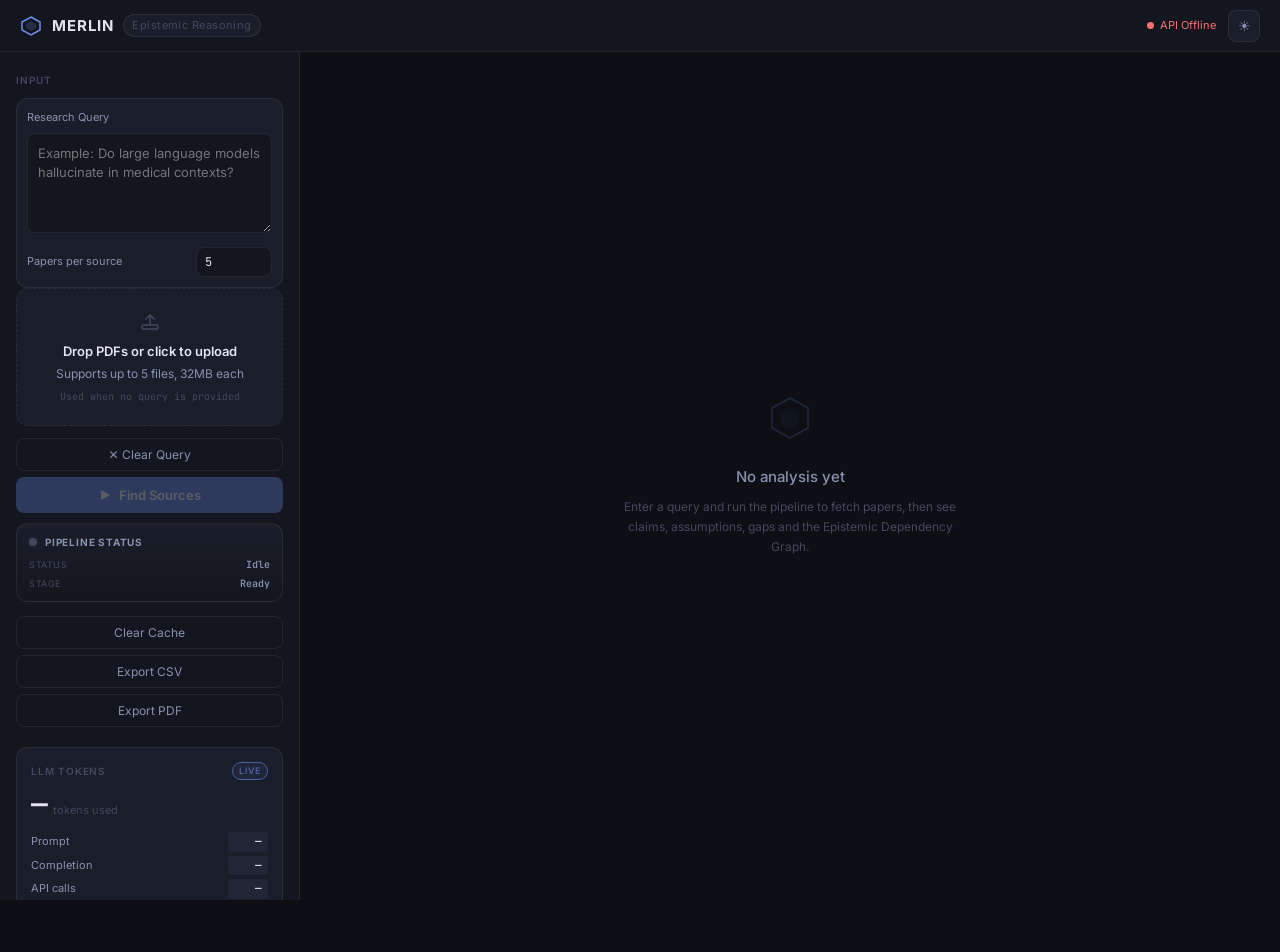
<file: frontend/index.html>
<!DOCTYPE html>
<html lang="en" data-theme="dark">
<head>
<meta charset="UTF-8"/>
<meta name="viewport" content="width=device-width, initial-scale=1.0"/>
<title>MERLIN — Epistemic Reasoning</title>
<link rel="preconnect" href="https://fonts.googleapis.com"/>
<link href="https://fonts.googleapis.com/css2?family=Inter:wght@300;400;500;600;700&family=JetBrains+Mono:wght@400;500;600&display=swap" rel="stylesheet"/>
<link rel="stylesheet" href="css/style.css"/>
</head>
<body>

<header class="topbar">

  <div class="topbar-inner">
    <div class="brand">
      <svg width="22" height="22" viewBox="0 0 22 22" fill="none"><polygon points="11,2 20,7 20,15 11,20 2,15 2,7" stroke="var(--accent)" stroke-width="1.5" fill="none"/><polygon points="11,6 16,9 16,13 11,16 6,13 6,9" fill="var(--accent)" opacity="0.2"/></svg>
      <span class="brand-name">MERLIN</span>
      <span class="brand-tag">Epistemic Reasoning</span>
    </div>
    <div class="topbar-right">
      <span id="api-status" class="status-dot loading">
        <span class="dot"></span><span class="status-label">Connecting</span>
      </span>
      <button class="icon-btn" id="theme-toggle" title="Toggle theme">
        <span class="theme-icon-dark">☽</span>
        <span class="theme-icon-light">☀</span>
      </button>
    </div>
  </div>
</header>

<div class="app-shell">

  <!-- ── LEFT SIDEBAR ── -->
  <aside class="sidebar">

    <div class="sidebar-section">
      <div class="section-label">Input</div>
      <div class="query-zone">
        <label class="query-label" for="query-input">Research Query</label>
        <textarea id="query-input" class="query-input" rows="4" placeholder="Example: Do large language models hallucinate in medical contexts?"></textarea>
        <div class="query-options">
          <label class="query-topk-label" for="top-k-input">Papers per source</label>
          <input id="top-k-input" class="query-topk-input" type="number" min="1" max="20" value="5"/>
        </div>
      </div>

      <div class="drop-zone" id="drop-zone" tabindex="0" role="button" aria-label="Upload PDF files">
        <svg class="drop-svg" width="24" height="24" viewBox="0 0 24 24" fill="none">
          <path d="M12 16V6M12 6L8 10M12 6L16 10" stroke="currentColor" stroke-width="1.5" stroke-linecap="round" stroke-linejoin="round"/>
          <rect x="4" y="16" width="16" height="4" rx="1.5" stroke="currentColor" stroke-width="1.5"/>
        </svg>
        <div class="drop-title">Drop PDFs or click to upload</div>
        <div class="drop-sub">Supports up to 5 files, 32MB each</div>
        <div class="drop-limit">Used when no query is provided</div>
        <input id="file-input" type="file" accept="application/pdf" multiple class="hidden"/>
      </div>

      <div id="file-list" class="file-list hidden"></div>
      <div id="upload-warnings" class="warning-box hidden"></div>
    </div>

    <div class="sidebar-actions">
      <button class="btn-ghost" id="btn-clear-files">✕ Clear Query</button>
      <button class="btn-run" id="btn-fetch" disabled>
        <svg width="14" height="14" viewBox="0 0 14 14" fill="none"><polygon points="3,2 12,7 3,12" fill="currentColor"/></svg>
        Find Sources
      </button>
      <button class="btn-run" id="btn-analyse" style="display:none;">
        <svg width="14" height="14" viewBox="0 0 14 14" fill="none"><polygon points="3,2 12,7 3,12" fill="currentColor"/></svg>
        Run Analysis
      </button>
      <div class="pipeline-status-card" id="pipeline-status-card" aria-live="polite">
        <div class="pipeline-status-head">
          <span class="pipeline-status-dot"></span>
          <span class="pipeline-status-title">Pipeline Status</span>
        </div>
        <div class="pipeline-status-row">
          <span class="pipeline-status-label">Status</span>
          <span class="pipeline-status-value" id="pipeline-status-value">Idle</span>
        </div>
        <div class="pipeline-status-row">
          <span class="pipeline-status-label">Stage</span>
          <span class="pipeline-status-value" id="pipeline-stage-value">Ready</span>
        </div>
      </div>
      <button class="btn-ghost" id="btn-clear-cache">Clear Cache</button>
      <button class="btn-ghost" id="btn-export-csv">Export CSV</button>
      <button class="btn-ghost" id="btn-export-pdf">Export PDF</button>
    </div>

    <!-- Token Dashboard -->
    <div class="token-dashboard" id="token-dashboard">
      <div class="token-header">
        <span class="token-title">LLM Tokens</span>
        <span class="token-live" id="tok-live-badge">live</span>
      </div>

      <div class="token-primary">
        <span class="token-big" id="tok-total">—</span>
        <span class="token-big-label">tokens used</span>
      </div>

      <div class="token-breakdown">
        <div class="tok-row">
          <span class="tok-label">Prompt</span>
          <span class="tok-val" id="tok-prompt">—</span>
        </div>
        <div class="tok-row">
          <span class="tok-label">Completion</span>
          <span class="tok-val" id="tok-completion">—</span>
        </div>
        <div class="tok-row">
          <span class="tok-label">API calls</span>
          <span class="tok-val" id="tok-calls">—</span>
        </div>
        <div class="tok-row">
          <span class="tok-label">Cache hits</span>
          <span class="tok-val accent" id="tok-cache">—</span>
        </div>
        <div class="tok-row">
          <span class="tok-label">ACE rejected</span>
          <span class="tok-val" id="tok-ace">—</span>
        </div>
      </div>

      <div class="token-bar-wrap">
        <div class="token-bar-track">
          <div class="token-bar-saved" id="token-bar-saved"></div>
          <div class="token-bar-used"  id="token-bar-used"></div>
        </div>
        <div class="token-bar-legend">
          <span><span class="dot accent"></span>Saved (structure)</span>
          <span><span class="dot red"></span>Used (Mistral)</span>
        </div>
      </div>

      <p class="token-note">Phase 1 extracts via RAG chunks. Phase 2 reasons on IDs only — no raw text sent after extraction.</p>
    </div>

    <!-- Model Info -->
    <div class="model-info" id="model-info">
      <span class="model-label">Model:</span>
      <span class="model-value" id="model-value">Loading…</span>
    </div>

  </aside>

  <!-- ── MAIN ── -->
  <main class="main-area">

    <!-- Loader -->
    <div id="loader" class="loader hidden">
      <div class="loader-inner">
        <div class="loader-ring"></div>
        <div class="pipeline-steps" id="pipeline-steps" style="margin-bottom:8px;">
          <div class="ps" id="step-1"><span class="ps-num">01</span><span class="ps-name">Claim Extraction</span><span class="ps-phase">Phase 1 · RAG</span></div>
          <div class="ps" id="step-2"><span class="ps-num">02</span><span class="ps-name">Evidence Attribution</span><span class="ps-phase">Phase 1 · RAG</span></div>
          <div class="ps" id="step-3"><span class="ps-num">03</span><span class="ps-name">Normalisation</span><span class="ps-phase">Rule-based · 0 tokens</span></div>
          <div class="ps" id="step-6"><span class="ps-num">04</span><span class="ps-name">Assumption Extraction</span><span class="ps-phase">Phase 1 · RAG</span></div>
          <div class="ps" id="step-6v"><span class="ps-num">05</span><span class="ps-name">Assumption Verification</span><span class="ps-phase">NLI · 0 tokens</span></div>
          <div class="ps-divider">Text discarded — struct built</div>
          <div class="ps" id="step-4"><span class="ps-num">06</span><span class="ps-name">Agreement Reasoning</span><span class="ps-phase">Phase 2 · ID prompts</span></div>
          <div class="ps" id="step-5"><span class="ps-num">07</span><span class="ps-name">Gap Detection</span><span class="ps-phase">Graph degree + label</span></div>
        </div>
        <div id="live-logs" style="font-family:'JetBrains Mono',monospace; font-size:11px; color:var(--text-3); background:var(--bg-2); padding:4px 8px; border-radius:4px; max-width:800px; white-space:nowrap; overflow:hidden; text-overflow:ellipsis;">Starting engine...</div>
      </div>
    </div>

    <!-- Empty state -->
    <div id="empty-state" class="empty-state">
      <div class="empty-icon" id="empty-icon">
        <svg width="48" height="48" viewBox="0 0 48 48" fill="none"><polygon points="24,4 42,14 42,34 24,44 6,34 6,14" stroke="var(--accent)" stroke-width="1.5" fill="none" opacity="0.4"/><polygon points="24,14 33,19 33,29 24,34 15,29 15,19" stroke="var(--accent)" stroke-width="1" fill="var(--accent)" opacity="0.08"/></svg>
      </div>
      <p class="empty-title" id="empty-title">No analysis yet</p>
      <p class="empty-sub" id="empty-sub">Enter a query and run the pipeline to fetch papers, then see claims, assumptions, gaps and the Epistemic Dependency Graph.</p>
    </div>

    <!-- Results -->
    <div id="results-container" class="results hidden">

      <!-- Stat bar -->
      <div class="stat-bar">
        <div class="stat"><span class="stat-val" id="stat-claims">0</span><span class="stat-key">Claims</span></div>
        <div class="stat-sep"></div>
        <div class="stat amber"><span class="stat-val" id="stat-gaps">0</span><span class="stat-key">Gaps</span></div>
        <div class="stat-sep"></div>
        <div class="stat green"><span class="stat-val" id="stat-time">—</span><span class="stat-key">Time</span></div>
        <div class="stat-sep"></div>
        <div class="stat purple"><span class="stat-val" id="stat-guards">0</span><span class="stat-key">HAL Guards</span></div>
        <div class="stat-sep"></div>
        <div class="stat gold"><span class="stat-val" id="stat-loss">—</span><span class="stat-key">Epist. Loss</span></div>
      </div>

      <!-- HAL report -->
      <div id="hal-report" class="hal-report hidden">
        <div class="hal-title">
          <svg width="13" height="13" viewBox="0 0 13 13"><path d="M6.5 1L12 11H1L6.5 1Z" stroke="var(--red)" stroke-width="1.3" fill="none"/><line x1="6.5" y1="5" x2="6.5" y2="8" stroke="var(--red)" stroke-width="1.2"/><circle cx="6.5" cy="10" r="0.6" fill="var(--red)"/></svg>
          Hallucination Guard Report
        </div>
        <div class="hal-grid" id="hal-grid"></div>
      </div>

      <!-- Tabs -->
      <div class="tab-nav">
        <button class="tab-btn active" data-tab="sources">Sources</button>
        <button class="tab-btn" data-tab="claims">Claims</button>
        <button class="tab-btn" data-tab="agreements">Agreements</button>
        <button class="tab-btn" data-tab="gaps">Research Gaps</button>
        <button class="tab-btn" data-tab="graph">EDG</button>
        <button class="tab-btn" data-tab="diagnostics">Diagnostics</button>
      </div>

      <div class="tab-panel" id="tab-sources">
        <div class="sf-bar" id="sf-bar">
          <button class="sf-btn active" data-src="all">All Sources</button>
          <button class="sf-btn" data-src="upload">Uploaded</button>
          <button class="sf-btn" data-src="arxiv">arXiv</button>
          <button class="sf-btn" data-src="pubmed">PubMed</button>
          <button class="sf-btn" data-src="semantic_scholar">Semantic Scholar</button>
          <button class="sf-btn" data-src="europepmc">EuropePMC</button>
        </div>
        <div id="sources-list" class="sources-grid"></div>
      </div>
      <div class="tab-panel hidden" id="tab-claims"><div id="claims-list"></div></div>
      <div class="tab-panel hidden" id="tab-agreements"><div id="agreements-list"></div></div>
      <div class="tab-panel hidden" id="tab-gaps">
        <div class="gap-formula-panel">
          <div class="gfp-title">Gap Detection Formula</div>
          <div class="gfp-eq">
            Gap(C) = &alpha;&thinsp;(1 &minus; centrality) + &beta;&thinsp;&middot;&thinsp;uncertainty + &gamma;&thinsp;&middot;&thinsp;(1 &minus; evidence)
          </div>
          <div class="gfp-params">
            <span class="gfp-param"><span class="gfp-alpha">&alpha; = 0.20</span> low centrality weight</span>
            <span class="gfp-param"><span class="gfp-beta">&beta; = 0.30</span> uncertainty weight</span>
            <span class="gfp-param"><span class="gfp-gamma">&gamma; = 0.20</span> weak evidence weight</span>
            <span class="gfp-param"><span class="gfp-delta">degree<sup>&minus;1</sup> &times; 0.30</span> low connectivity weight</span>
          </div>
          <div class="gfp-note">Gaps are claims where G(C) is highest — not LLM opinion. Graph decides; LLM labels.</div>
        </div>
        <div id="gaps-list"></div>
      </div>
      <div class="tab-panel hidden" id="tab-graph">
        <!-- Formal definition panel -->
        <div class="edg-formal">
          <div class="edg-formal-left">
            <span class="edg-formal-label">Epistemic Dependency Graph</span>
            <span class="edg-formal-eq">G = (V<sub>C</sub> &cup; V<sub>A</sub>, E)</span>
          </div>
          <div class="edg-formal-defs">
            <span class="edg-formal-def"><span class="efd-key">V<sub>C</sub></span> Claims &nbsp;&mdash;&nbsp; C = (S, P, O, M, D, &Theta;)</span>
            <span class="edg-formal-def"><span class="efd-key">V<sub>A</sub></span> Assumptions &nbsp;&mdash;&nbsp; A = (type, constraint, explicit)</span>
            <span class="edg-formal-def"><span class="efd-key">E</span> Evidence &middot; Dependency &middot; Agreement &middot; Conditional</span>
          </div>
          <div class="edg-formal-stats" id="edg-formal-stats">
            <span class="edg-stat-pill" id="fstat-claims">— claims</span>
            <span class="edg-stat-pill" id="fstat-assumptions">— assumptions</span>
            <span class="edg-stat-pill" id="fstat-edges">— edges</span>
            <span class="edg-stat-pill" id="fstat-communities">— communities</span>
          </div>
        </div>

        <!-- Instructions & Canvas -->
        <div class="edg-wrap" style="position: relative;">
          <div class="edg-instructions">
            <strong>How to read this graph:</strong> Outer circles represent extracted <strong>Claims</strong>, inner circles map to their <strong>Assumptions</strong>. The 6-character codes inside nodes correspond to their unique IDs. <em>Hover over any node</em> to view its full text and metrics. The edges represent how these statements interact across different papers.
          </div>
          <canvas id="edg-canvas" width="760" height="420" style="cursor: crosshair;"></canvas>
          
          <!-- Tooltip container -->
          <div id="edg-tooltip" class="edg-tooltip hidden"></div>
          
          <div class="edg-legend">
            <span class="leg"><span class="leg-dot agree"></span>Agree</span>
            <span class="leg"><span class="leg-dot conditional"></span>Conditional</span>
            <span class="leg"><span class="leg-dot gap"></span>Gap region</span>
            <span class="leg"><span class="leg-dot assump"></span>Assumption</span>
            <span class="leg"><span class="leg-dot" style="background:var(--gold);opacity:0.8;border:1px dashed var(--gold)"></span>Reasoning path</span>
          </div>
        </div>

        <!-- Analytics panels (A + B + C) -->
        <div class="edg-analytics" id="edg-analytics">

          <!-- A: Communities -->
          <div class="edg-panel-card" id="edg-communities">
            <div class="edg-panel-title">
              <span class="edg-panel-icon">⬡</span>
              Claim Communities
              <span class="edg-panel-badge" id="comm-count">—</span>
            </div>
            <div class="edg-panel-body" id="comm-list">
              <span class="edg-empty">Run analysis to see communities</span>
            </div>
          </div>

          <!-- B: Influence propagation -->
          <div class="edg-panel-card" id="edg-influence">
            <div class="edg-panel-title">
              <span class="edg-panel-icon">⟳</span>
              Influence Propagation
              <span class="edg-panel-sub">3-iteration weighted spread</span>
            </div>
            <div class="edg-panel-body" id="influence-list">
              <span class="edg-empty">Run analysis to see propagation</span>
            </div>
          </div>

          <!-- C: Reasoning paths -->
          <div class="edg-panel-card" id="edg-paths">
            <div class="edg-panel-title">
              <span class="edg-panel-icon">→</span>
              Reasoning Paths
              <span class="edg-panel-sub">multi-hop claim + gap chains</span>
            </div>
            <div class="edg-panel-body" id="paths-list">
              <span class="edg-empty">Run analysis to see paths</span>
            </div>
          </div>

        </div>
      </div>

      <div class="tab-panel hidden" id="tab-diagnostics">
        <div class="diag-grid">
          <div class="diag-card">
            <div class="diag-title">Run Context</div>
            <pre id="diag-query-context" class="diag-json">No query context</pre>
          </div>
          <div class="diag-card">
            <div class="diag-title">ACE Report</div>
            <pre id="diag-ace" class="diag-json">No ACE report</pre>
          </div>
          <div class="diag-card">
            <div class="diag-title">Token Stats</div>
            <pre id="diag-tokens" class="diag-json">No token stats</pre>
          </div>
          <div class="diag-card">
            <div class="diag-title">Errors</div>
            <pre id="diag-errors" class="diag-json">No errors</pre>
          </div>
        </div>
      </div>

    </div>
  </main>
</div>

<script src="js/app.js"></script>
</body>
</html>
</file>
<file: frontend/css/style.css>
/* ── MERLIN Design System ───────────────────────────────────────────────── */
:root {
  --font-body: 'Inter', system-ui, sans-serif;
  --font-mono: 'JetBrains Mono', monospace;
  --radius:    8px;
  --radius-lg: 12px;
  --sidebar-w: 300px;
  --topbar-h:  52px;
  --ease:      cubic-bezier(0.4, 0, 0.2, 1);
}

[data-theme="dark"] {
  --bg:        #0d0f14;
  --surface:   #13161e;
  --surface2:  #1a1e2a;
  --surface3:  #222636;
  --border:    rgba(255,255,255,0.07);
  --border2:   rgba(255,255,255,0.04);
  --accent:    #6c8ff0;
  --accent-dim:rgba(108,143,240,0.12);
  --red:       #f87171;
  --red-dim:   rgba(248,113,113,0.1);
  --amber:     #fbbf24;
  --amber-dim: rgba(251,191,36,0.1);
  --green:     #4ade80;
  --green-dim: rgba(74,222,128,0.1);
  --purple:    #c084fc;
  --purple-dim:rgba(192,132,252,0.1);
  --gold:      #f0c060;
  --gold-dim:  rgba(240,192,96,0.1);
  --text:      #e2e4ef;
  --text-2:    #8890b0;
  --text-3:    #444860;
  --shadow:    0 4px 20px rgba(0,0,0,0.4);
  --shadow-lg: 0 8px 40px rgba(0,0,0,0.5);
}

[data-theme="light"] {
  --bg:        #f0f2f7;
  --surface:   #ffffff;
  --surface2:  #f6f7fb;
  --surface3:  #edeef5;
  --border:    rgba(0,0,0,0.08);
  --border2:   rgba(0,0,0,0.04);
  --accent:    #3b5fd4;
  --accent-dim:rgba(59,95,212,0.10);
  --red:       #dc2626;
  --red-dim:   rgba(220,38,38,0.08);
  --amber:     #d97706;
  --amber-dim: rgba(217,119,6,0.08);
  --green:     #16a34a;
  --green-dim: rgba(22,163,74,0.08);
  --purple:    #7c3aed;
  --purple-dim:rgba(124,58,237,0.08);
  --gold:      #b45309;
  --gold-dim:  rgba(180,83,9,0.08);
  --text:      #1a1d2e;
  --text-2:    #555870;
  --text-3:    #9098b8;
  --shadow:    0 2px 12px rgba(0,0,0,0.08);
  --shadow-lg: 0 8px 32px rgba(0,0,0,0.12);
}

*, *::before, *::after { box-sizing: border-box; margin: 0; padding: 0; }
html { scroll-behavior: smooth; }
body {
  background: var(--bg); color: var(--text);
  font-family: var(--font-body); font-size: 14px; line-height: 1.6;
  height: 100vh; overflow: hidden;
  transition: background 0.3s var(--ease), color 0.3s var(--ease);
}

/* ── TOPBAR ─────────────────────────────────────────────────────────────── */
.topbar {
  height: var(--topbar-h);
  background: var(--surface);
  border-bottom: 1px solid var(--border);
  position: fixed; top: 0; left: 0; right: 0; z-index: 100;
}
.topbar-inner {
  max-width: 100%; height: 100%;
  display: flex; align-items: center; justify-content: space-between;
  padding: 0 20px;
}
.brand { display: flex; align-items: center; gap: 10px; }
.brand-name {
  font-size: 15px; font-weight: 700; letter-spacing: 0.06em;
  color: var(--text);
}
.brand-tag {
  font-size: 11px; color: var(--text-3); letter-spacing: 0.04em;
  padding: 2px 8px; border-radius: 20px;
  background: var(--surface2); border: 1px solid var(--border);
}
.topbar-right { display: flex; align-items: center; gap: 12px; }

/* Status dot */
.status-dot { display: flex; align-items: center; gap: 6px; font-size: 11px; color: var(--text-2); }
.status-dot .dot {
  width: 7px; height: 7px; border-radius: 50%;
  background: var(--text-3); transition: background 0.3s;
}
.status-dot.ok .dot      { background: var(--green); box-shadow: 0 0 6px var(--green); }
.status-dot.ok .status-label { color: var(--green); }
.status-dot.error .dot   { background: var(--red); }
.status-dot.error .status-label { color: var(--red); }

/* Icon button */
.icon-btn {
  width: 32px; height: 32px; border-radius: var(--radius);
  border: 1px solid var(--border); background: var(--surface2);
  cursor: pointer; display: flex; align-items: center; justify-content: center;
  font-size: 14px; color: var(--text-2);
  transition: border-color 0.2s, color 0.2s, transform 0.2s;
}
.icon-btn:hover { border-color: var(--accent); color: var(--accent); transform: rotate(15deg); }
[data-theme="dark"]  .theme-icon-dark  { display: none; }
[data-theme="dark"]  .theme-icon-light { display: inline; }
[data-theme="light"] .theme-icon-light { display: none; }
[data-theme="light"] .theme-icon-dark  { display: inline; }

/* ── LAYOUT ─────────────────────────────────────────────────────────────── */
.app-shell {
  display: flex;
  height: calc(100vh - var(--topbar-h));
  margin-top: var(--topbar-h);
  overflow: hidden;
}

/* ── SIDEBAR ─────────────────────────────────────────────────────────────── */
.sidebar {
  width: var(--sidebar-w);
  flex-shrink: 0;
  background: var(--surface);
  border-right: 1px solid var(--border);
  display: flex; flex-direction: column; gap: 0;
  overflow-y: auto; overflow-x: hidden;
  padding: 0 0 24px;
}
.sidebar::-webkit-scrollbar { width: 3px; }
.sidebar::-webkit-scrollbar-thumb { background: var(--border); border-radius: 2px; }

.sidebar-section { padding: 20px 16px 0; }
.section-label {
  font-size: 10px; font-weight: 600; letter-spacing: 0.1em;
  text-transform: uppercase; color: var(--text-3); margin-bottom: 10px;
}

.pipeline-status-card {
  margin: 4px 0 8px;
  padding: 10px 12px;
  border: 1px solid var(--border);
  border-radius: var(--radius-lg);
  background: linear-gradient(180deg, var(--surface2), var(--surface));
  box-shadow: inset 0 1px 0 rgba(255,255,255,0.02);
}

.pipeline-status-head {
  display: flex;
  align-items: center;
  gap: 8px;
  margin-bottom: 8px;
}

.pipeline-status-dot {
  width: 8px;
  height: 8px;
  border-radius: 50%;
  background: var(--text-3);
  box-shadow: 0 0 0 3px rgba(255,255,255,0.02);
}

.pipeline-status-title {
  font-size: 10px;
  font-weight: 700;
  letter-spacing: 0.08em;
  text-transform: uppercase;
  color: var(--text-2);
}

.pipeline-status-row {
  display: flex;
  align-items: center;
  justify-content: space-between;
  gap: 10px;
  font-size: 11px;
  line-height: 1.4;
}

.pipeline-status-row + .pipeline-status-row {
  margin-top: 5px;
}

.pipeline-status-label {
  color: var(--text-3);
  text-transform: uppercase;
  letter-spacing: 0.06em;
  font-size: 9px;
  flex-shrink: 0;
}

.pipeline-status-value {
  color: var(--text);
  font-family: var(--font-mono);
  font-size: 10px;
  font-weight: 600;
  text-align: right;
  overflow: hidden;
  text-overflow: ellipsis;
  white-space: nowrap;
}

.pipeline-status-card.is-running .pipeline-status-dot { background: var(--amber); box-shadow: 0 0 0 3px var(--amber-dim); }
.pipeline-status-card.is-running .pipeline-status-value { color: var(--amber); }
.pipeline-status-card.is-complete .pipeline-status-dot { background: var(--green); box-shadow: 0 0 0 3px var(--green-dim); }
.pipeline-status-card.is-complete .pipeline-status-value { color: var(--green); }
.pipeline-status-card.is-error .pipeline-status-dot { background: var(--red); box-shadow: 0 0 0 3px var(--red-dim); }
.pipeline-status-card.is-error .pipeline-status-value { color: var(--red); }
.pipeline-status-card.is-idle .pipeline-status-dot { background: var(--text-3); }
.pipeline-status-card.is-idle .pipeline-status-value { color: var(--text-2); }

/* ── QUERY INPUT ───────────────────────────────────────────────────────── */
.query-zone {
  border: 1px solid var(--border);
  border-radius: var(--radius-lg);
  background: var(--surface2);
  padding: 10px;
}

.query-label {
  display: block;
  margin-bottom: 6px;
  font-size: 11px;
  color: var(--text-2);
}

.query-input {
  width: 100%;
  resize: vertical;
  min-height: 96px;
  max-height: 200px;
  border: 1px solid var(--border);
  border-radius: var(--radius);
  background: var(--surface);
  color: var(--text);
  padding: 10px;
  font-family: var(--font-body);
  font-size: 13px;
  line-height: 1.5;
}

.query-input:focus {
  outline: none;
  border-color: var(--accent);
  box-shadow: 0 0 0 2px var(--accent-dim);
}

.query-options {
  margin-top: 8px;
  display: flex;
  align-items: center;
  justify-content: space-between;
  gap: 8px;
}

.query-topk-label {
  font-size: 11px;
  color: var(--text-2);
}

.query-topk-input {
  width: 76px;
  border: 1px solid var(--border);
  border-radius: var(--radius);
  background: var(--surface);
  color: var(--text);
  padding: 6px 8px;
  font-family: var(--font-mono);
  font-size: 12px;
}

.query-topk-input:focus {
  outline: none;
  border-color: var(--accent);
}

/* ── DROP ZONE ──────────────────────────────────────────────────────────── */
.drop-zone {
  border: 1.5px dashed var(--border);
  border-radius: var(--radius-lg); padding: 20px 16px;
  text-align: center; cursor: pointer; background: var(--surface2);
  transition: border-color 0.2s, background 0.2s;
  outline: none;
}
.drop-zone:hover, .drop-zone:focus, .drop-zone.drag-over {
  border-color: var(--accent); background: var(--accent-dim);
}
.drop-svg { color: var(--text-3); margin-bottom: 8px; display: block; margin: 0 auto 8px; }
.drop-zone.drag-over .drop-svg { color: var(--accent); }
.drop-title { font-size: 13px; font-weight: 600; color: var(--text); margin-bottom: 2px; }
.drop-sub { font-size: 12px; color: var(--text-2); }
.drop-limit { font-size: 10px; color: var(--text-3); margin-top: 6px; font-family: var(--font-mono); }
.link { color: var(--accent); cursor: pointer; text-decoration: underline; text-underline-offset: 2px; }

/* ── FILE LIST ──────────────────────────────────────────────────────────── */
.file-list { margin-top: 8px; display: flex; flex-direction: column; gap: 4px; }
.file-item {
  display: flex; align-items: center; gap: 8px;
  background: var(--surface2); border: 1px solid var(--border2);
  border-radius: var(--radius); padding: 8px 10px;
  animation: slideUp 0.2s var(--ease);
}
@keyframes slideUp { from { opacity:0; transform:translateY(6px); } to { opacity:1; transform:none; } }
.file-item-icon { font-size: 16px; flex-shrink:0; }
.file-item-info { flex:1; min-width:0; }
.file-item-name { font-size: 11px; font-weight: 500; color: var(--text); white-space:nowrap; overflow:hidden; text-overflow:ellipsis; }
.file-item-meta { font-size: 10px; color: var(--text-3); font-family: var(--font-mono); }
.file-item-rm {
  background: none; border: none; cursor: pointer;
  color: var(--text-3); font-size: 12px; padding: 2px 4px; border-radius: 4px; flex-shrink:0;
  transition: color 0.15s;
}
.file-item-rm:hover { color: var(--red); }
.file-item.ready { border-color: rgba(74,222,128,0.2); }

/* ── WARNING ────────────────────────────────────────────────────────────── */
.warning-box {
  margin-top: 8px; padding: 8px 10px;
  background: var(--amber-dim); border: 1px solid rgba(251,191,36,0.2);
  border-radius: var(--radius); font-size: 11px; color: var(--amber); line-height: 1.5;
}

/* ── SIDEBAR ACTIONS ────────────────────────────────────────────────────── */
.sidebar-actions {
  padding: 12px 16px; display: flex; flex-direction: column; gap: 6px;
}
.btn-run {
  width: 100%; padding: 10px 16px;
  background: var(--accent); color: #fff;
  border: none; border-radius: var(--radius);
  font-family: var(--font-body); font-size: 13px; font-weight: 600;
  cursor: pointer; display: flex; align-items: center; justify-content: center; gap: 7px;
  transition: opacity 0.2s, transform 0.15s;
}
.btn-run:hover:not(:disabled) { opacity: 0.88; transform: translateY(-1px); }
.btn-run:active:not(:disabled) { transform: scale(0.98); }
.btn-run:disabled { opacity: 0.3; cursor: not-allowed; }
.btn-ghost {
  width: 100%; padding: 8px 16px;
  background: transparent; border: 1px solid var(--border);
  border-radius: var(--radius); color: var(--text-2);
  font-family: var(--font-body); font-size: 12px; cursor: pointer;
  transition: border-color 0.2s, color 0.2s;
}
.btn-ghost:hover { border-color: var(--accent); color: var(--accent); }

/* ── TOKEN DASHBOARD ────────────────────────────────────────────────────── */
.token-dashboard {
  margin: 8px 16px 0;
  background: var(--surface2); border: 1px solid var(--border);
  border-radius: var(--radius-lg); padding: 14px;
}
.token-header {
  display: flex; align-items: center; justify-content: space-between;
  margin-bottom: 10px;
}
.token-title { font-size: 10px; font-weight: 600; letter-spacing: 0.08em; text-transform: uppercase; color: var(--text-3); }
.token-live {
  font-size: 9px; font-weight: 600; letter-spacing: 0.08em; text-transform: uppercase;
  background: var(--accent-dim); color: var(--accent); border: 1px solid var(--accent);
  border-radius: 10px; padding: 1px 6px; opacity: 0.6;
}
.token-live.active { opacity: 1; animation: pulse 1.5s ease infinite; }
@keyframes pulse { 0%,100%{opacity:1} 50%{opacity:0.4} }

.token-primary { display: flex; align-items: baseline; gap: 5px; margin-bottom: 12px; }
.token-big {
  font-family: var(--font-mono); font-size: 28px; font-weight: 600;
  color: var(--text); line-height: 1;
  transition: all 0.4s var(--ease);
}
.token-big-label { font-size: 11px; color: var(--text-3); }

.token-breakdown { display: flex; flex-direction: column; gap: 4px; margin-bottom: 12px; }
.tok-row { display: flex; justify-content: space-between; align-items: center; }
.tok-label { font-size: 11px; color: var(--text-2); }
.tok-val {
  font-family: var(--font-mono); font-size: 11px; font-weight: 500;
  color: var(--text); background: var(--surface3);
  padding: 1px 6px; border-radius: 4px; min-width: 40px; text-align: right;
}
.tok-val.accent { color: var(--green); }

.token-bar-wrap { margin-bottom: 10px; }
.token-bar-track {
  height: 6px; background: var(--surface3); border-radius: 10px;
  overflow: hidden; display: flex; margin-bottom: 6px;
}
.token-bar-saved { height: 100%; background: var(--green); border-radius: 10px 0 0 10px; transition: width 0.8s var(--ease); }
.token-bar-used  { height: 100%; background: var(--red); transition: width 0.8s var(--ease); }
.token-bar-legend {
  display: flex; gap: 10px; font-size: 10px; color: var(--text-3);
}
.token-bar-legend span { display: flex; align-items: center; gap: 4px; }
.dot { display: inline-block; width: 6px; height: 6px; border-radius: 50%; }
.dot.accent { background: var(--green); }
.dot.red    { background: var(--red); }
.token-note { font-size: 10px; color: var(--text-3); line-height: 1.5; }

/* ── MODEL INFO ─────────────────────────────────────────────────────────── */
.model-info {
  margin: 8px 16px 0;
  background: var(--surface2); border: 1px solid var(--border);
  border-radius: var(--radius-lg); padding: 10px 14px;
  display: flex; align-items: center; gap: 8px;
}
.model-label { font-size: 10px; font-weight: 600; letter-spacing: 0.08em; text-transform: uppercase; color: var(--text-3); }
.model-value { 
  font-family: var(--font-mono); font-size: 12px; font-weight: 500;
  color: var(--accent); background: var(--accent-dim);
  padding: 2px 8px; border-radius: 4px; border: 1px solid var(--accent);
  word-break: break-word;
}

/* ── MAIN AREA ──────────────────────────────────────────────────────────── */
.main-area {
  flex: 1; overflow-y: auto; padding: 24px; display: flex; flex-direction: column;
}
.main-area::-webkit-scrollbar { width: 4px; }
.main-area::-webkit-scrollbar-thumb { background: var(--border); border-radius: 2px; }

/* ── LOADER ─────────────────────────────────────────────────────────────── */
.loader { display: flex; align-items: center; justify-content: center; height: 100px; padding: 20px; }
.loader-inner { display: flex; align-items: center; gap: 16px; background: var(--surface2); border: 1px solid var(--border); padding: 12px 24px; border-radius: var(--radius-lg); }
.loader-ring {
  width: 20px; height: 20px; flex-shrink: 0;
  border: 2px solid var(--border); border-top-color: var(--accent);
  border-radius: 50%; animation: spin 0.8s linear infinite;
}
@keyframes spin { to { transform: rotate(360deg); } }

.pipeline-steps { display: flex; align-items: center; gap: 0; min-width: auto; }
.ps { display: none; }
.ps.active { display: flex; align-items: center; padding: 0; border: none; background: transparent; color: var(--text); font-size: 14px; grid-template-columns: none; }
.ps-num { display: none; }
.ps-name { font-weight: 500; }
.ps-phase { display: none; }
.ps-divider { display: none; }

/* ── EMPTY STATE ────────────────────────────────────────────────────────── */
.empty-state {
  flex: 1; display: flex; flex-direction: column;
  align-items: center; justify-content: center;
  text-align: center; padding: 60px 20px;
}
.empty-icon { margin-bottom: 16px; opacity: 0.5; }
.empty-title { font-size: 15px; font-weight: 500; color: var(--text-2); margin-bottom: 8px; }
.empty-sub { font-size: 12px; color: var(--text-3); max-width: 340px; line-height: 1.7; }

/* ── RESULTS ────────────────────────────────────────────────────────────── */
.results { display: flex; flex-direction: column; gap: 16px; animation: fadeUp 0.4s var(--ease); }
@keyframes fadeUp { from{opacity:0;transform:translateY(10px)} to{opacity:1;transform:none} }

/* Stat bar */
.stat-bar {
  display: flex; align-items: center; gap: 0;
  background: var(--surface); border: 1px solid var(--border);
  border-radius: var(--radius-lg); overflow: hidden;
}
.stat {
  flex: 1; padding: 14px 12px; text-align: center;
  border-right: 1px solid var(--border); transition: background 0.2s;
}
.stat:last-child { border-right: none; }
.stat:hover { background: var(--surface2); }
.stat-val {
  display: block; font-family: var(--font-mono); font-size: 20px; font-weight: 600;
  color: var(--accent); line-height: 1; margin-bottom: 3px;
}
.stat-key { font-size: 10px; letter-spacing: 0.06em; text-transform: uppercase; color: var(--text-3); }
.stat-sep { width: 1px; background: var(--border); }
.stat.red    .stat-val { color: var(--red); }
.stat.amber  .stat-val { color: var(--amber); }
.stat.green  .stat-val { color: var(--green); }
.stat.purple .stat-val { color: var(--purple); }
.stat.gold   .stat-val { color: var(--gold); }

/* HAL report */
.hal-report {
  background: var(--red-dim); border: 1px solid rgba(248,113,113,0.15);
  border-radius: var(--radius-lg); padding: 12px 14px;
  animation: fadeUp 0.3s var(--ease);
}
.hal-title {
  display: flex; align-items: center; gap: 6px;
  font-size: 10px; font-weight: 700; letter-spacing: 0.08em; text-transform: uppercase;
  color: var(--red); margin-bottom: 10px;
}
.hal-grid { display: grid; grid-template-columns: repeat(auto-fill, minmax(160px, 1fr)); gap: 6px; }
.hal-cell {
  background: var(--surface); border: 1px solid var(--border2);
  border-radius: var(--radius); padding: 8px 10px;
}
.hal-cell-lbl { font-size: 9px; color: var(--text-3); font-family: var(--font-mono); letter-spacing: 0.04em; margin-bottom: 3px; }
.hal-cell-val { font-family: var(--font-mono); font-size: 18px; font-weight: 700; color: var(--text); line-height: 1; }
.hal-cell-val.hit { color: var(--amber); }
.hal-cell-desc { font-size: 9px; color: var(--text-3); margin-top: 3px; line-height: 1.4; }

/* Tab nav */
.tab-nav {
  display: flex; gap: 2px;
  background: var(--surface); border: 1px solid var(--border);
  border-radius: var(--radius-lg); padding: 4px;
}
.tab-btn {
  flex: 1; padding: 7px 12px; border-radius: var(--radius);
  border: none; background: transparent;
  font-family: var(--font-body); font-size: 12px; font-weight: 500;
  color: var(--text-2); cursor: pointer;
  transition: background 0.2s, color 0.2s;
}
.tab-btn:hover  { color: var(--text); }
.tab-btn.active { background: var(--surface2); color: var(--accent); font-weight: 600; }

.tab-panel { animation: fadeUp 0.25s var(--ease); }
.tab-panel.hidden { display: none; }

/* Claim card */
.claim-card {
  background: var(--surface); border: 1px solid var(--border);
  border-radius: var(--radius-lg); padding: 14px 16px; margin-bottom: 8px;
  transition: border-color 0.2s, box-shadow 0.2s;
  animation: slideUp 0.25s var(--ease) both;
}
.claim-card:hover { border-color: rgba(108,143,240,0.3); box-shadow: var(--shadow); }
.claim-header { display: flex; align-items: flex-start; gap: 10px; margin-bottom: 8px; }
.claim-paper {
  font-size: 9px; font-family: var(--font-mono); font-weight: 600; letter-spacing: 0.04em;
  color: var(--accent); background: var(--accent-dim);
  padding: 2px 7px; border-radius: 4px; flex-shrink: 0; margin-top: 2px;
  border: 1px solid rgba(108,143,240,0.2);
}
.claim-text { font-size: 13px; line-height: 1.5; color: var(--text); flex: 1; }
.claim-meta { display: flex; gap: 5px; flex-wrap: wrap; margin-bottom: 8px; }
.meta-pill {
  font-size: 9px; font-family: var(--font-mono); color: var(--text-3);
  background: var(--surface2); padding: 2px 7px; border-radius: 4px;
  border: 1px solid var(--border2);
}
.assumption-pills { display: flex; flex-wrap: wrap; gap: 4px; margin-bottom: 8px; }
.apill {
  font-size: 10px; padding: 2px 8px; border-radius: 10px;
  border: 1px solid rgba(192,132,252,0.2);
  color: var(--purple); background: var(--purple-dim);
}
.ubar-wrap { position: relative; }
.ubar-track { height: 3px; background: var(--surface3); border-radius: 4px; overflow: hidden; }
.ubar-fill  { height: 100%; border-radius: 4px; background: linear-gradient(90deg, var(--green), var(--amber), var(--red)); }
.ubar-label { font-size: 9px; color: var(--text-3); margin-top: 3px; font-family: var(--font-mono); }

/* Agreement card */
.agreement-card {
  border-radius: var(--radius-lg); padding: 12px 14px; margin-bottom: 6px;
  border-left: 3px solid var(--border); background: var(--surface);
  font-size: 12px; animation: slideUp 0.2s var(--ease);
  border-top: 1px solid var(--border); border-right: 1px solid var(--border); border-bottom: 1px solid var(--border);
}
.agreement-card.agree       { border-left-color: var(--green); }
.agreement-card.conditional { border-left-color: var(--amber); }
.rel-badge {
  display: inline-flex; align-items: center; gap: 4px;
  font-size: 9px; font-weight: 700; letter-spacing: 0.08em;
  text-transform: uppercase; padding: 2px 8px; border-radius: 4px; margin-bottom: 6px;
}
.rel-badge.agree       { background: var(--green-dim);  color: var(--green); }
.rel-badge.conditional { background: var(--amber-dim);  color: var(--amber); }
.rel-badge.unrelated   { background: var(--surface2);   color: var(--text-3); }
.ag-claims { color: var(--text-2); font-family: var(--font-mono); font-size: 11px; margin-bottom: 4px; line-height: 1.6; }
.ag-reason { font-size: 11px; color: var(--text-2); margin-bottom: 3px; }
.ag-conf   { font-size: 9px; color: var(--text-3); font-family: var(--font-mono); }

/* Gap card */
.gap-card {
  background: var(--surface); border: 1px solid var(--border);
  border-radius: var(--radius-lg); padding: 14px 16px; margin-bottom: 8px;
  animation: slideUp 0.2s var(--ease);
  border-top: 2px solid var(--amber);
}
.gap-header { display: flex; align-items: center; gap: 8px; margin-bottom: 6px; }
.gap-prio {
  font-size: 9px; font-weight: 700; letter-spacing: 0.07em; text-transform: uppercase;
  padding: 2px 8px; border-radius: 4px;
}
.gap-prio.high   { background: var(--red-dim);   color: var(--red); }
.gap-prio.medium { background: var(--amber-dim); color: var(--amber); }
.gap-prio.low    { background: var(--green-dim); color: var(--green); }
.gap-type { font-size: 9px; font-family: var(--font-mono); color: var(--text-3); padding: 2px 7px; border: 1px solid var(--border); border-radius: 4px; }
.gap-text  { font-size: 13px; line-height: 1.55; color: var(--text); }
.gap-score { font-size: 9px; color: var(--text-3); margin-top: 5px; font-family: var(--font-mono); }
.gap-graph-tag { font-size: 9px; color: var(--green); font-family: var(--font-mono); margin-top: 4px; }

/* Empty message */
.empty-msg { padding: 32px; text-align: center; color: var(--text-3); font-size: 12px; }

/* EDG */
.edg-wrap { background: var(--surface); border: 1px solid var(--border); border-radius: var(--radius-lg); overflow: hidden; position: relative; }
.edg-instructions {
  background-color: var(--surface-hover);
  color: var(--text-secondary);
  font-size: 0.85rem;
  padding: 12px 16px;
  border-bottom: 1px solid var(--border);
  line-height: 1.5;
}
.edg-instructions strong {
  color: var(--text-primary);
  font-weight: 600;
}
.edg-tooltip {
  pointer-events: none;
  max-width: 250px;
  background: var(--surface) !important;
  border: 1px solid var(--border) !important;
  border-radius: var(--radius-md) !important;
  padding: 12px !important;
  z-index: 100 !important;
  box-shadow: 0 4px 12px rgba(0,0,0,0.2) !important;
  font-size: 0.85rem !important;
  line-height: 1.5 !important;
  color: var(--text-primary) !important;
  position: fixed;
  transition: opacity 0.1s ease-in-out;
}
.edg-tooltip.hidden {
  opacity: 0;
  visibility: hidden;
}
#edg-canvas { width: 100%; display: block; }
.edg-legend {
  display: flex; gap: 14px; align-items: center; flex-wrap: wrap;
  padding: 10px 14px; border-top: 1px solid var(--border);
  font-size: 10px; color: var(--text-2);
}
.leg { display: flex; align-items: center; gap: 5px; }
.leg-dot { width: 8px; height: 8px; border-radius: 50%; }
.leg-dot.agree       { background: var(--green); }
.leg-dot.conditional { background: var(--amber); }
.leg-dot.gap         { background: var(--gold); border: 1px solid var(--gold); }
.leg-dot.assump      { background: var(--purple); }

/* ── UTILS ──────────────────────────────────────────────────────────────── */
.hidden { display: none !important; }

/* Stagger animations */
.claim-card:nth-child(1){animation-delay:0.03s}
.claim-card:nth-child(2){animation-delay:0.06s}
.claim-card:nth-child(3){animation-delay:0.09s}
.claim-card:nth-child(4){animation-delay:0.12s}
.claim-card:nth-child(5){animation-delay:0.15s}
.claim-card:nth-child(6){animation-delay:0.18s}

/* ── ASSUMPTION DISPLAY ───────────────────────────────────────────────── */
.assumption-section {
  border: 1px solid var(--border2); border-radius: var(--radius);
  margin: 8px 0; overflow: hidden;
}
.assumption-label {
  font-size: 9px; font-weight: 700; letter-spacing: 0.09em; text-transform: uppercase;
  color: var(--text-3); padding: 5px 10px; background: var(--surface3);
  border-bottom: 1px solid var(--border2);
  display: flex; align-items: center; gap: 6px;
}
.assumption-none { padding: 6px 10px; display: flex; align-items: center; gap: 8px; background: var(--surface2); }
.ungrounded-tag {
  font-size: 8px; font-weight: 700; letter-spacing: 0.08em;
  background: var(--amber-dim); color: var(--amber);
  padding: 1px 6px; border-radius: 3px; border: 1px solid rgba(251,191,36,0.2);
}
.assumption-rows { padding: 4px 0; }
.assumption-row {
  display: grid; grid-template-columns: auto 1fr auto;
  align-items: center; gap: 8px;
  padding: 5px 10px; border-bottom: 1px solid var(--border2);
  font-size: 12px;
}
.assumption-row:last-child { border-bottom: none; }
.assumption-row-left { display: flex; align-items: center; gap: 5px; }
.assumption-type {
  font-size: 9px; font-family: var(--font-mono); font-weight: 600;
  letter-spacing: 0.06em; text-transform: uppercase; color: var(--purple);
}
.assumption-constraint { color: var(--text); flex: 1; line-height: 1.4; }
.assumption-meta { display: flex; gap: 4px; }

/* verification icons */
.ver-icon {
  font-size: 9px; font-weight: 700; width: 14px; height: 14px;
  border-radius: 50%; display: inline-flex; align-items: center; justify-content: center;
}
.ver-ok   { background: var(--green-dim);  color: var(--green);  border: 1px solid rgba(74,222,128,0.3); }
.ver-weak { background: var(--amber-dim);  color: var(--amber);  border: 1px solid rgba(251,191,36,0.3); }
.ver-rej  { background: var(--red-dim);    color: var(--red);    border: 1px solid rgba(248,113,113,0.3); }

.explicit-tag {
  font-size: 9px; color: var(--text-3); background: var(--surface3);
  padding: 1px 5px; border-radius: 3px; border: 1px solid var(--border2);
}
.implicit-tag {
  font-size: 9px; color: var(--amber); background: var(--amber-dim);
  padding: 1px 5px; border-radius: 3px; border: 1px solid rgba(251,191,36,0.2);
}
.score-tag {
  font-size: 9px; font-family: var(--font-mono); color: var(--text-3);
  padding: 1px 5px; border-radius: 3px; background: var(--surface3);
}
.meta-pill.ev-high   { color: var(--green);  background: var(--green-dim);  border-color: rgba(74,222,128,0.2); }
.meta-pill.ev-medium { color: var(--amber);  background: var(--amber-dim);  border-color: rgba(251,191,36,0.2); }
.meta-pill.ev-low    { color: var(--red);    background: var(--red-dim);    border-color: rgba(248,113,113,0.2); }

.paper-link {
  text-decoration: none;
  color: var(--accent);
  border-color: rgba(108,143,240,0.3);
}

.paper-link:hover {
  background: var(--accent-dim);
}

/* ── AGREEMENT DISPLAY ────────────────────────────────────────────────── */
.ag-top { display: flex; align-items: center; justify-content: space-between; margin-bottom: 6px; }
.ag-basis {
  display: flex; align-items: flex-start; gap: 6px;
  font-size: 11px; color: var(--text-3); margin: 5px 0;
  padding: 5px 8px; background: var(--surface2);
  border-radius: var(--radius); border: 1px solid var(--border2);
  line-height: 1.5;
}
.basis-icon { color: var(--accent); font-size: 12px; flex-shrink: 0; margin-top: 1px; }
.shared-tag {
  display: inline-block; font-size: 9px; font-family: var(--font-mono);
  background: var(--accent-dim); color: var(--accent);
  padding: 1px 5px; border-radius: 3px; margin: 0 1px;
  border: 1px solid rgba(108,143,240,0.2);
}

/* ── GAP SIGNALS ──────────────────────────────────────────────────────── */
.gap-score-chip {
  margin-left: auto; font-size: 10px; font-family: var(--font-mono); font-weight: 700;
  background: var(--amber-dim); color: var(--amber);
  padding: 1px 7px; border-radius: 10px; border: 1px solid rgba(251,191,36,0.2);
}
.gap-signals {
  display: flex; flex-wrap: wrap; align-items: center; gap: 5px;
  margin: 8px 0 4px;
}
.gap-signals-label { font-size: 9px; text-transform: uppercase; letter-spacing: 0.08em; color: var(--text-3); margin-right: 2px; }
.gap-sig-tag {
  font-size: 10px; padding: 2px 8px; border-radius: 10px;
  background: var(--surface2); border: 1px solid var(--border2);
  color: var(--text-2); display: flex; align-items: center; gap: 3px;
}
.gap-score-bar {
  height: 4px; background: var(--surface3); border-radius: 4px;
  overflow: hidden; margin: 6px 0 4px;
}
.gap-score-fill { height: 100%; background: linear-gradient(90deg, var(--amber), var(--red)); border-radius: 4px; }
.gap-score-row {
  display: flex; gap: 10px; flex-wrap: wrap;
  font-size: 9px; font-family: var(--font-mono); color: var(--text-3);
}

/* ── EDG ANALYTICS PANELS ─────────────────────────────────────────────── */
.edg-analytics {
  display: grid; grid-template-columns: 1fr 1fr 1fr;
  gap: 12px; margin-top: 12px;
}
@media (max-width: 1100px) { .edg-analytics { grid-template-columns: 1fr 1fr; } }
@media (max-width: 700px)  { .edg-analytics { grid-template-columns: 1fr; } }

.edg-panel-card {
  background: var(--surface); border: 1px solid var(--border);
  border-radius: var(--radius-lg); overflow: hidden;
  display: flex; flex-direction: column;
}
.edg-panel-title {
  display: flex; align-items: center; gap: 7px;
  padding: 10px 14px; background: var(--surface2);
  border-bottom: 1px solid var(--border);
  font-size: 11px; font-weight: 600; color: var(--text-2);
}
.edg-panel-icon { font-size: 13px; color: var(--accent); }
.edg-panel-badge {
  margin-left: auto; font-family: var(--font-mono);
  background: var(--accent-dim); color: var(--accent);
  font-size: 10px; padding: 1px 7px; border-radius: 10px;
  border: 1px solid rgba(108,143,240,0.2);
}
.edg-panel-sub { margin-left: auto; font-size: 9px; color: var(--text-3); font-weight: 400; }
.edg-panel-body {
  padding: 10px; flex: 1; overflow-y: auto; max-height: 220px;
  display: flex; flex-direction: column; gap: 6px;
}
.edg-panel-body::-webkit-scrollbar { width: 3px; }
.edg-panel-body::-webkit-scrollbar-thumb { background: var(--border); border-radius: 2px; }
.edg-empty { font-size: 11px; color: var(--text-3); padding: 8px 0; }

/* Communities */
.comm-cluster { border: 1px solid var(--border2); border-radius: var(--radius); overflow: hidden; }
.comm-header {
  display: flex; align-items: center; gap: 7px;
  padding: 6px 10px; background: var(--surface2);
  font-size: 11px;
}
.comm-dot { width: 8px; height: 8px; border-radius: 50%; flex-shrink: 0; }
.comm-theme { font-weight: 600; color: var(--text); flex: 1; }
.comm-size { font-size: 9px; font-family: var(--font-mono); color: var(--text-3); }
.comm-nodes { padding: 6px 10px; display: flex; flex-wrap: wrap; gap: 4px; }
.comm-node {
  font-size: 10px; color: var(--text-2); background: var(--surface3);
  padding: 2px 7px; border-radius: 4px; border: 1px solid var(--border2);
  max-width: 160px; overflow: hidden; text-overflow: ellipsis; white-space: nowrap;
}

/* Influence propagation */
.inf-row {
  display: grid; grid-template-columns: 1fr auto auto;
  align-items: center; gap: 8px; font-size: 11px;
}
.inf-label { color: var(--text-2); overflow: hidden; text-overflow: ellipsis; white-space: nowrap; }
.inf-bar-wrap {
  width: 80px; height: 6px; background: var(--surface3);
  border-radius: 4px; overflow: hidden; display: flex;
}
.inf-bar-local { height: 100%; background: var(--accent); }
.inf-bar-prop  { height: 100%; background: var(--red); }
.inf-val { font-family: var(--font-mono); font-size: 10px; color: var(--text-2); white-space: nowrap; }
.inf-up   { color: var(--red);   font-size: 9px; }
.inf-down { color: var(--green); font-size: 9px; }
.inf-same { color: var(--text-3); font-size: 9px; }

/* Reasoning paths */
.path-card {
  border: 1px solid var(--border2); border-radius: var(--radius);
  padding: 8px 10px; background: var(--surface2);
}
.path-header { display: flex; align-items: center; justify-content: space-between; margin-bottom: 6px; }
.path-interp { font-size: 10px; font-weight: 700; letter-spacing: 0.05em; }
.path-len { font-size: 9px; font-family: var(--font-mono); color: var(--text-3); }
.path-chain { display: flex; flex-wrap: wrap; align-items: center; gap: 3px; }
.path-step {
  font-size: 10px; color: var(--text); background: var(--surface3);
  padding: 2px 7px; border-radius: 4px; border: 1px solid var(--border2);
  max-width: 140px; overflow: hidden; text-overflow: ellipsis; white-space: nowrap;
}
.path-arrow { font-size: 11px; color: var(--text-3); }

/* ── EDG FORMAL DEFINITION PANEL ─────────────────────────────────────── */
.edg-formal {
  background: var(--surface); border: 1px solid var(--border);
  border-radius: var(--radius-lg); padding: 12px 16px;
  margin-bottom: 12px;
  display: flex; flex-wrap: wrap; align-items: flex-start; gap: 16px;
}
.edg-formal-left { display: flex; flex-direction: column; gap: 3px; flex-shrink: 0; }
.edg-formal-label {
  font-size: 9px; font-weight: 700; letter-spacing: 0.1em; text-transform: uppercase;
  color: var(--text-3);
}
.edg-formal-eq {
  font-family: var(--font-mono); font-size: 15px; font-weight: 600;
  color: var(--accent); letter-spacing: 0.03em;
}
.edg-formal-defs {
  display: flex; flex-direction: column; gap: 4px; flex: 1; min-width: 220px;
}
.edg-formal-def {
  font-size: 11px; color: var(--text-2); display: flex; align-items: baseline; gap: 6px;
}
.efd-key {
  font-family: var(--font-mono); font-size: 11px; font-weight: 600;
  color: var(--accent); min-width: 24px;
}
.edg-formal-stats { display: flex; gap: 6px; flex-wrap: wrap; align-self: flex-end; }
.edg-stat-pill {
  font-size: 10px; font-family: var(--font-mono); font-weight: 500;
  background: var(--surface2); border: 1px solid var(--border);
  color: var(--text-2); padding: 3px 10px; border-radius: 20px;
  transition: color 0.3s, border-color 0.3s;
}

/* ── GAP FORMULA PANEL ────────────────────────────────────────────────── */
.gap-formula-panel {
  background: var(--surface); border: 1px solid var(--border);
  border-radius: var(--radius-lg); padding: 14px 18px; margin-bottom: 14px;
}
.gfp-title {
  font-size: 9px; font-weight: 700; letter-spacing: 0.1em; text-transform: uppercase;
  color: var(--text-3); margin-bottom: 8px;
}
.gfp-eq {
  font-family: var(--font-mono); font-size: 13px; font-weight: 500;
  color: var(--text); background: var(--surface2); border: 1px solid var(--border2);
  padding: 8px 14px; border-radius: var(--radius); margin-bottom: 10px;
  letter-spacing: 0.02em;
}
.gfp-params {
  display: flex; flex-wrap: wrap; gap: 8px; margin-bottom: 8px;
}
.gfp-param {
  font-size: 11px; color: var(--text-2);
  display: flex; align-items: center; gap: 5px;
}
.gfp-alpha { color: var(--accent);  font-family: var(--font-mono); font-weight: 600; }
.gfp-beta  { color: var(--amber);   font-family: var(--font-mono); font-weight: 600; }
.gfp-gamma { color: var(--green);   font-family: var(--font-mono); font-weight: 600; }
.gfp-delta { color: var(--purple);  font-family: var(--font-mono); font-weight: 600; }
.gfp-note  { font-size: 10px; color: var(--text-3); line-height: 1.5; }

/* ── SIDEBAR PAPER SOURCES ───────────────────────────────────────────── */
.paper-source-header {
  display: flex;
  justify-content: space-between;
  align-items: center;
  margin-bottom: 8px;
}

.paper-source-label {
  font-size: 11px;
  color: var(--text-2);
}

.paper-count-badge {
  font-size: 10px;
  font-family: var(--font-mono);
  color: var(--accent);
  background: var(--accent-dim);
  border: 1px solid rgba(108,143,240,0.2);
  border-radius: 10px;
  padding: 1px 8px;
}

.paper-source-list {
  border: 1px solid var(--border);
  border-radius: var(--radius-lg);
  background: var(--surface2);
  padding: 8px;
  max-height: 180px;
  overflow-y: auto;
  display: flex;
  flex-direction: column;
  gap: 6px;
}

.paper-source-item {
  border: 1px solid var(--border2);
  background: var(--surface);
  border-radius: var(--radius);
  padding: 7px 8px;
}

.paper-source-title {
  font-size: 11px;
  color: var(--text);
  white-space: nowrap;
  overflow: hidden;
  text-overflow: ellipsis;
}

.paper-source-link {
  color: var(--text);
  text-decoration: none;
  border-bottom: 1px dashed transparent;
}

.paper-source-link:hover {
  color: var(--accent);
  border-bottom-color: var(--accent);
}

.paper-source-meta {
  font-size: 10px;
  color: var(--text-3);
  font-family: var(--font-mono);
}

.paper-source-empty {
  font-size: 11px;
  color: var(--text-3);
  padding: 6px;
}

/* ── DIAGNOSTICS TAB ─────────────────────────────────────────────────── */
.diag-grid {
  display: grid;
  grid-template-columns: 1fr 1fr;
  gap: 10px;
}

@media (max-width: 900px) {
  .diag-grid {
    grid-template-columns: 1fr;
  }
}

.diag-card {
  background: var(--surface);
  border: 1px solid var(--border);
  border-radius: var(--radius-lg);
  overflow: hidden;
}

.diag-title {
  font-size: 10px;
  font-weight: 700;
  letter-spacing: 0.08em;
  text-transform: uppercase;
  color: var(--text-3);
  background: var(--surface2);
  border-bottom: 1px solid var(--border);
  padding: 8px 10px;
}

.diag-json {
  margin: 0;
  padding: 10px;
  font-size: 11px;
  line-height: 1.5;
  color: var(--text-2);
  font-family: var(--font-mono);
  white-space: pre-wrap;
  word-break: break-word;
  max-height: 260px;
  overflow: auto;
}

/* Sources */
.sources-grid { 
  display: flex; 
  flex-direction: column; 
  gap: 12px; 
  margin-top: 20px;
  padding: 4px;
}
.source-card {
  display: flex; gap: 16px; align-items: stretch;
  background: var(--surface); border: 1px solid var(--border);
  border-radius: var(--radius-lg); padding: 16px;
  transition: border-color 0.2s, box-shadow 0.2s;
  animation: slideUp 0.25s var(--ease) both;
  position: relative;
}
.source-card.is-clickable { cursor: pointer; }
.source-card:hover { 
  border-color: rgba(108,143,240,0.4); 
  box-shadow: 0 4px 16px rgba(108,143,240,0.1);
  background: var(--surface);
}
.source-card.is-clickable:focus-visible { outline: 2px solid var(--accent); outline-offset: 2px; }
.source-score-col {
  display: flex; flex-direction: column; justify-content: center; align-items: center;
  min-width: 60px; border-right: 1px solid var(--border2); padding-right: 16px;
}
.source-score-val { 
  font-family: var(--font-mono); 
  font-size: 18px; 
  font-weight: 700; 
  color: var(--accent); 
  line-height: 1;
}
.source-score-lbl { 
  font-size: 9px; 
  text-transform: uppercase; 
  color: var(--text-3); 
  font-weight: 600; 
  letter-spacing: 0.05em; 
  float: none; 
  display: block; 
  margin-top: 6px; 
}
.source-content-col { flex: 1; display: flex; flex-direction: column; gap: 4px; justify-content: center; }
.source-title-row { display: flex; align-items: flex-start; gap: 10px; justify-content: space-between; }
.source-title { 
  font-size: 14px; 
  font-weight: 600; 
  color: var(--text); 
  line-height: 1.5; 
}
.source-title a { 
  color: inherit; 
  text-decoration: none; 
  transition: color 0.2s; 
}
.source-title a:hover { 
  color: var(--accent); 
  text-decoration: underline; 
  text-decoration-color: rgba(108,143,240,0.4);
}
.source-id-chip {
  flex: 0 0 auto;
  max-width: 42%;
  padding: 2px 8px;
  border-radius: 999px;
  border: 1px solid var(--border2);
  background: var(--surface2);
  color: var(--text-2);
  font-family: var(--font-mono);
  font-size: 10px;
  line-height: 1.4;
  white-space: nowrap;
  overflow: hidden;
  text-overflow: ellipsis;
}
.source-meta { 
  font-family: var(--font-mono); 
  font-size: 10px; 
  color: var(--text-3); 
  margin-top: 4px; 
  letter-spacing: 0.01em;
}
.source-snippet { 
  font-size: 12px; 
  color: var(--text-3); 
  margin-top: 6px; 
  display: -webkit-box; 
  line-clamp: 2; 
  -webkit-line-clamp: 2; 
  -webkit-box-orient: vertical; 
  overflow: hidden; 
  line-height: 1.6; 
}


/* Source Filters */
.sf-bar { display: flex; gap: 8px; margin-bottom: 16px; padding: 4px; background: var(--surface2); border: 1px solid var(--border); border-radius: var(--radius); }
.sf-btn { padding: 6px 12px; border-radius: 4px; border: none; background: transparent; color: var(--text-2); font-size: 12px; font-weight: 500; cursor: pointer; transition: color 0.2s, background 0.2s; }
.sf-btn:hover { color: var(--text); }
.sf-btn.active { background: var(--surface); color: var(--accent); font-weight: 600; box-shadow: var(--shadow); }

/* Locate Button */
.btn-locate { padding: 4px 8px; border-radius: 4px; border: 1px solid var(--border); background: var(--surface2); color: var(--text); font-size: 10px; font-weight: 600; font-family: var(--font-mono); text-transform: uppercase; cursor: pointer; transition: all 0.2s; margin-left: auto; }
.btn-locate:hover { border-color: var(--accent); color: var(--accent); }

/* Source Card Enhancements */
.source-card {
  position: relative;
}

.source-card-header {
  position: absolute;
  top: 12px;
  right: 12px;
  z-index: 10;
}

.source-exclude-btn {
  width: 24px;
  height: 24px;
  min-width: 24px;
  min-height: 24px;
  padding: 0;
  display: flex;
  align-items: center;
  justify-content: center;
  background: transparent;
  border: 1px solid rgba(248, 113, 113, 0.3);
  border-radius: 50%;
  color: var(--red);
  font-size: 18px;
  font-weight: 300;
  cursor: pointer;
  transition: all 0.2s var(--ease);
  opacity: 0.5;
}

.source-exclude-btn:hover {
  opacity: 1;
  border-color: var(--red);
  background: rgba(248, 113, 113, 0.08);
  transform: scale(1.1);
}

.source-exclude-btn:active {
  transform: scale(0.95);
}
</file>
